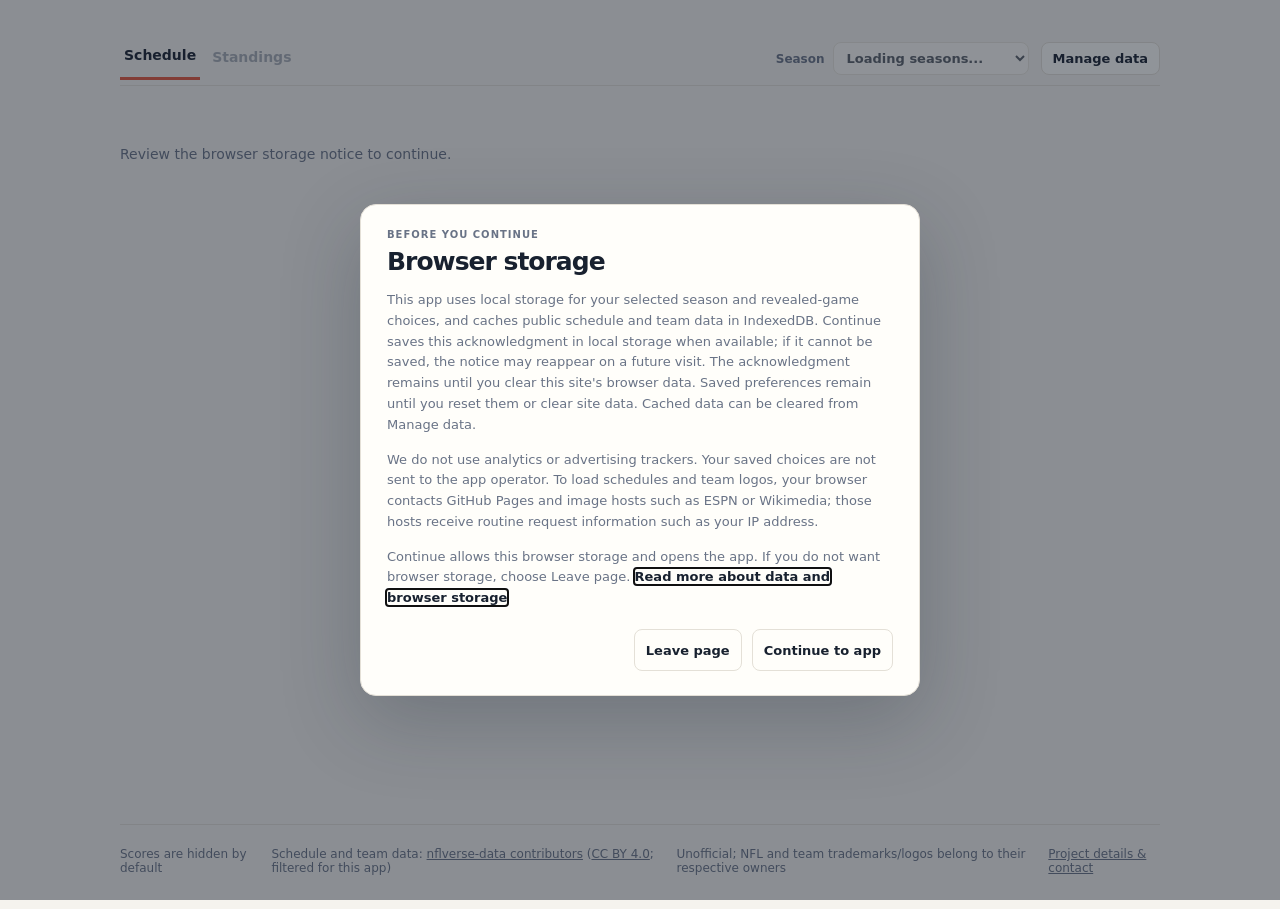
<file: index.html>
<!doctype html>
<html lang="en">
<head>
  <meta charset="utf-8">
  <meta name="viewport" content="width=device-width, initial-scale=1">
  <meta name="description" content="Browse NFL games without revealing results by default.">
  <meta name="theme-color" content="#18212f">
  <meta name="apple-mobile-web-app-capable" content="yes">
  <meta name="apple-mobile-web-app-title" content="NFL Spoiler-Free">
  <title>NFL Spoiler-Free</title>
  <link rel="manifest" href="./manifest.webmanifest">
  <link rel="apple-touch-icon" sizes="180x180" href="./icons/apple-touch-icon.png">
  <link rel="icon" type="image/svg+xml" href="./favicon.svg">
  <link rel="stylesheet" href="./styles.css">
</head>
<body>
  <main class="app-shell" id="app">
    <nav class="view-nav" aria-label="Season views">
      <div class="view-tabs" role="tablist" aria-label="Season view">
        <button class="view-tab is-active" type="button" role="tab" data-view="schedule" aria-selected="true">Schedule</button>
        <button class="view-tab" type="button" role="tab" data-view="standings" aria-selected="false">Standings</button>
      </div>
      <div class="nav-tools">
        <label class="season-picker">
          <span>Season</span>
          <select id="season-select" aria-label="Season" disabled>
            <option value="" selected>Loading seasons...</option>
          </select>
        </label>
        <button class="manage-data-button" id="manage-data" type="button" aria-haspopup="dialog" aria-controls="data-dialog">Manage data</button>
      </div>
    </nav>

    <div id="loading" class="loading-state" role="status">Loading NFL data...</div>
    <div id="error" class="error-state" role="alert" hidden></div>
    <div id="content" hidden></div>

    <dialog class="data-dialog storage-notice-dialog" id="storage-notice" aria-labelledby="storage-notice-title" aria-describedby="storage-notice-description">
      <header class="data-dialog-header">
        <div>
          <p class="eyebrow">Before you continue</p>
          <h2 id="storage-notice-title">Browser storage</h2>
        </div>
      </header>
      <div class="data-dialog-content">
        <div id="storage-notice-description">
          <p>This app uses local storage for your selected season and revealed-game choices, and caches public schedule and team data in IndexedDB. Continue saves this acknowledgment in local storage when available; if it cannot be saved, the notice may reappear on a future visit. The acknowledgment remains until you clear this site's browser data. Saved preferences remain until you reset them or clear site data. Cached data can be cleared from Manage data.</p>
          <p>We do not use analytics or advertising trackers. Your saved choices are not sent to the app operator. To load schedules and team logos, your browser contacts GitHub Pages and image hosts such as ESPN or Wikimedia; those hosts receive routine request information such as your IP address.</p>
          <p>Continue allows this browser storage and opens the app. If you do not want browser storage, choose Leave page. <a href="https://github.com/zapster/nfl-spoilerfree#data-source-and-cache" target="_blank" rel="noopener noreferrer">Read more about data and browser storage</a>.</p>
        </div>
        <div class="storage-notice-actions">
          <button class="data-action-button" id="leave-storage-notice" type="button">Leave page</button>
          <button class="data-action-button" id="continue-storage-notice" type="button">Continue to app</button>
        </div>
      </div>
    </dialog>

    <dialog class="data-dialog" id="data-dialog" aria-labelledby="data-dialog-title">
      <header class="data-dialog-header">
        <div>
          <p class="eyebrow">Browser storage</p>
          <h2 id="data-dialog-title">Manage data</h2>
        </div>
        <button class="dialog-close" id="close-data-dialog" type="button" aria-label="Close manage data dialog">Close</button>
      </header>
      <div class="data-dialog-content">
        <section class="data-action">
          <div>
            <h3>Export selections</h3>
            <p>Download a JSON backup of revealed game selections for all seasons. Scores and schedules are not included.</p>
          </div>
          <button class="data-action-button" id="export-data" type="button">Export JSON</button>
        </section>
        <section class="data-action data-import">
          <div>
            <h3>Import selections</h3>
            <p>Merge a JSON backup with selections already saved in this browser. Existing reveals are kept.</p>
          </div>
          <label class="file-picker">
            <span>Choose JSON backup</span>
            <input id="import-data" type="file" accept="application/json,.json">
          </label>
        </section>
        <section class="data-action data-cache">
          <div>
            <h3>Clear downloaded data cache</h3>
            <p>Remove the cached manifest and season CSVs from IndexedDB. The current view stays loaded; data is downloaded and cached again as needed.</p>
          </div>
          <button class="data-action-button" id="clear-cache" type="button">Clear cache</button>
        </section>
        <section class="data-action data-reset">
          <div>
            <h3>Reset saved selections</h3>
            <p>Remove revealed-game selections for every season and the saved season choice from this browser. The downloaded schedule cache is retained.</p>
          </div>
          <button class="data-action-button danger-button" id="reset-data" type="button">Reset selections</button>
        </section>
        <p class="data-status" id="data-status" role="status" aria-live="polite"></p>
      </div>
    </dialog>

    <dialog class="team-dialog" id="team-dialog" aria-labelledby="team-dialog-title" aria-describedby="team-dialog-description">
      <header class="team-dialog-header">
        <div class="team-dialog-heading">
          <span class="team-dialog-logo" id="team-dialog-logo"></span>
          <div>
            <p class="eyebrow" id="team-dialog-season">2025 regular season</p>
            <h2 id="team-dialog-title">Team games</h2>
            <p class="team-dialog-description" id="team-dialog-description">Regular-season weeks are listed with their date; bye weeks are labeled. Pregame records use revealed earlier results; * marks earlier hidden results.</p>
          </div>
        </div>
        <div class="team-dialog-actions">
          <button class="dialog-close" id="close-team-dialog" type="button" aria-label="Close team games">Close</button>
          <button class="team-dialog-standings" id="team-dialog-standings" type="button" hidden></button>
        </div>
      </header>
      <div class="team-dialog-content">
        <div class="team-games-list" id="team-games-list"></div>
      </div>
    </dialog>
  </main>

  <footer class="site-footer">
    <span>Scores are hidden by default</span>
    <span>Schedule and team data: <a href="https://github.com/nflverse/nflverse-data">nflverse-data contributors</a> (<a href="https://creativecommons.org/licenses/by/4.0/">CC BY 4.0</a>; filtered for this app)</span>
    <span>Unofficial; NFL and team trademarks/logos belong to their respective owners</span>
    <span><a href="https://github.com/zapster/nfl-spoilerfree#legal-and-contact">Project details &amp; contact</a></span>
  </footer>

  <script type="module" src="./app.js"></script>
</body>
</html>
</file>
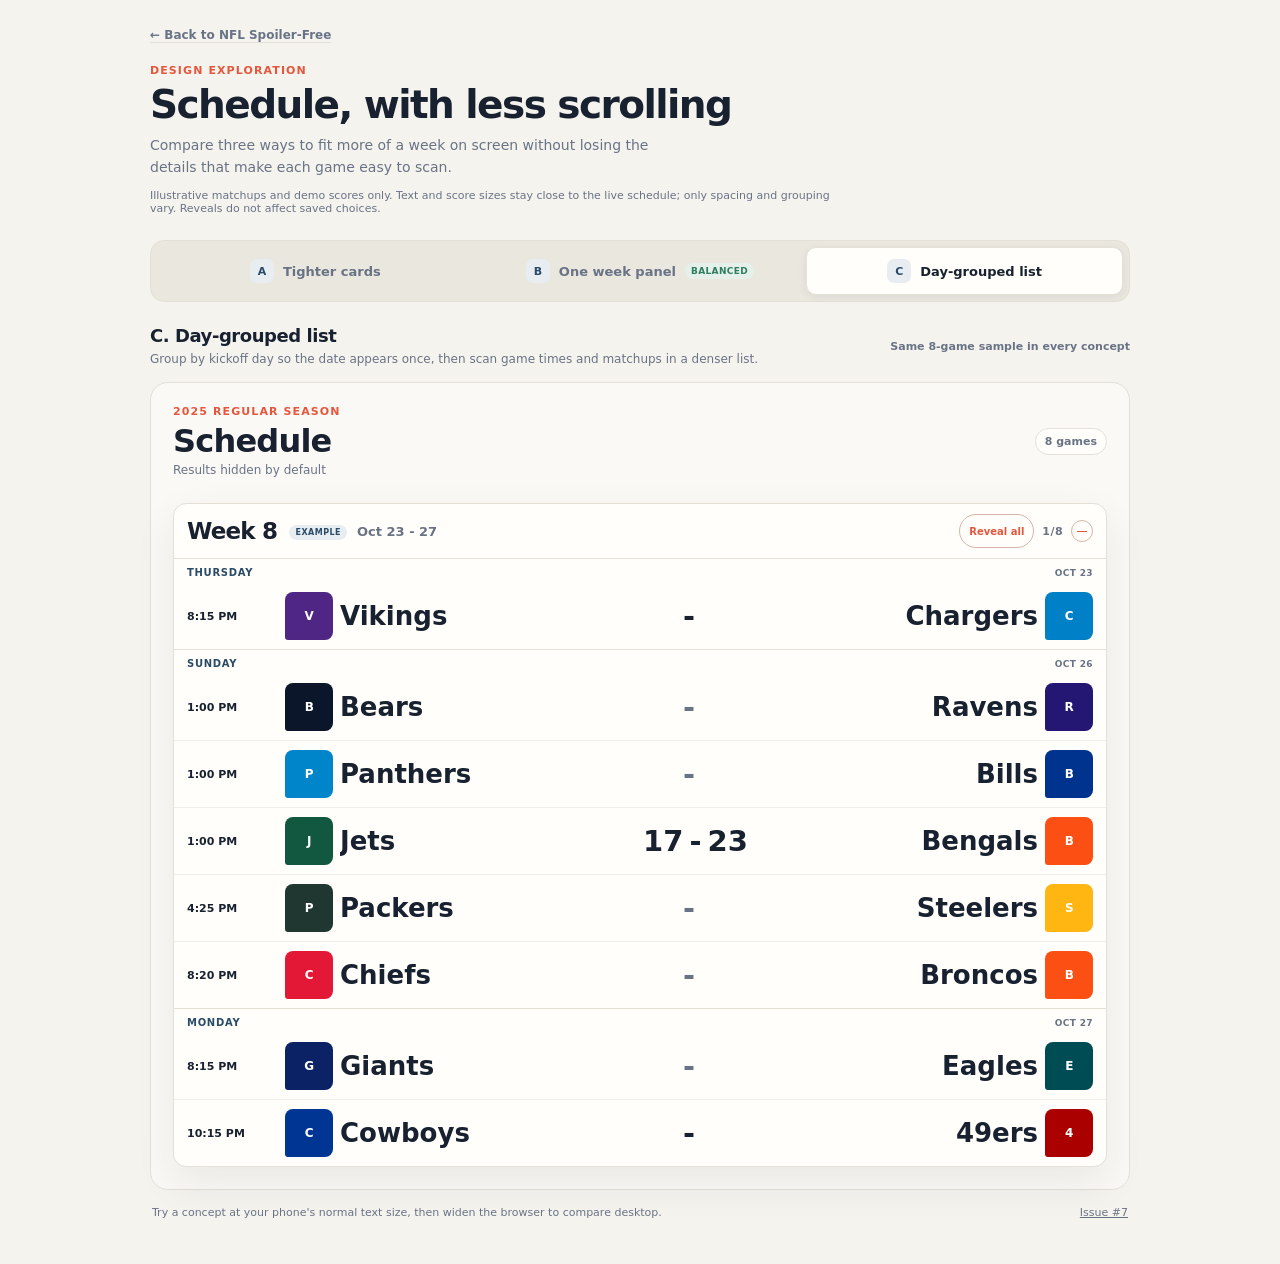
<file: schedule-mockups.html>
<!doctype html>
<html lang="en">
<head>
  <meta charset="utf-8">
  <meta name="viewport" content="width=device-width, initial-scale=1">
  <meta name="description" content="Compare compact, spoiler-free NFL schedule layout concepts.">
  <meta name="theme-color" content="#18212f">
  <title>Schedule Layout Study | NFL Spoiler-Free</title>
  <link rel="icon" type="image/svg+xml" href="./favicon.svg">
  <link rel="stylesheet" href="./styles.css">
  <link rel="stylesheet" href="./schedule-mockups.css">
</head>
<body class="mockup-page">
  <main class="app-shell mockup-shell">
    <a class="mockup-back" href="./">&larr; Back to NFL Spoiler-Free</a>
    <header class="mockup-header">
      <p class="eyebrow">Design exploration</p>
      <h1>Schedule, with less scrolling</h1>
      <p class="intro">Compare three ways to fit more of a week on screen without losing the details that make each game easy to scan.</p>
      <p class="mockup-disclaimer">Illustrative matchups and demo scores only. Text and score sizes stay close to the live schedule; only spacing and grouping vary. Reveals do not affect saved choices.</p>
    </header>

    <div class="mockup-picker" role="tablist" aria-label="Schedule layout concepts">
      <button class="mockup-tab" id="tab-cards" type="button" role="tab" aria-selected="false" aria-controls="mockup-panel" tabindex="-1" data-variant="cards">
        <span class="mockup-tab-letter">A</span>
        <span class="mockup-tab-label">Tighter cards</span>
      </button>
      <button class="mockup-tab" id="tab-week-panel" type="button" role="tab" aria-selected="false" aria-controls="mockup-panel" tabindex="-1" data-variant="week-panel">
        <span class="mockup-tab-letter">B</span>
        <span class="mockup-tab-label">One week panel</span>
        <span class="mockup-tab-note">Balanced</span>
      </button>
      <button class="mockup-tab is-active" id="tab-day-list" type="button" role="tab" aria-selected="true" aria-controls="mockup-panel" tabindex="0" data-variant="day-list">
        <span class="mockup-tab-letter">C</span>
        <span class="mockup-tab-label">Day-grouped list</span>
      </button>
    </div>

    <section class="mockup-overview" aria-live="polite">
      <div>
        <h2 id="variant-title">C. Day-grouped list</h2>
        <p id="variant-description">Group by kickoff day so the date appears once, then scan game times and matchups in a denser list.</p>
      </div>
      <p class="mockup-screen-note">Same 8-game sample in every concept</p>
    </section>

    <div class="mockup-stage" id="mockup-panel" role="tabpanel" aria-labelledby="tab-day-list" tabindex="0">
      <div class="mockup-page-heading">
        <div>
          <p class="eyebrow">2025 regular season</p>
          <h2>Schedule</h2>
          <p class="intro">Results hidden by default</p>
        </div>
        <span class="mockup-week-count">8 games</span>
      </div>
      <div class="week-stream" id="week-stream"></div>
    </div>

    <footer class="mockup-footer">
      <span>Try a concept at your phone's normal text size, then widen the browser to compare desktop.</span>
      <a href="https://github.com/zapster/nfl-spoilerfree/issues/7">Issue #7</a>
    </footer>
  </main>
  <script type="module" src="./schedule-mockups.js"></script>
</body>
</html>
</file>
<file: styles.css>
:root {
  --ink: #18212f;
  --muted: #697386;
  --paper: #f5f3ee;
  --card: #fffefa;
  --line: #e4e0d7;
  --red: #e4573d;
  --green: #2f7d60;
  --shadow: 0 16px 40px rgba(26, 37, 52, .08);
}

* { box-sizing: border-box; }

body {
  margin: 0;
  color: var(--ink);
  background: var(--paper);
  font-family: Inter, ui-sans-serif, system-ui, -apple-system, BlinkMacSystemFont, "Segoe UI", sans-serif;
}

button, select { font: inherit; }
button:focus-visible, select:focus-visible, input:focus-visible { outline: 3px solid var(--red); outline-offset: 2px; }

.app-shell, .site-footer {
  width: min(1040px, calc(100% - 40px));
  margin: 0 auto;
}

.app-shell { min-height: calc(100vh - 76px); padding: 42px 0 72px; }

.view-nav {
  display: flex;
  align-items: center;
  justify-content: space-between;
  margin-bottom: 28px;
  border-bottom: 1px solid var(--line);
}

.view-tabs { display: flex; align-items: center; gap: 8px; }

.view-tab {
  padding: 0 4px 14px;
  color: var(--muted);
  background: transparent;
  border: 0;
  cursor: pointer;
  font-size: 14px;
  font-weight: 750;
}

.view-tab.is-active { color: var(--ink); border-bottom: 3px solid var(--red); }
.view-tab:not(.is-active) { opacity: .55; }

.season-picker {
  display: flex;
  align-items: center;
  gap: 8px;
  padding-bottom: 10px;
  color: var(--muted);
  font-size: 12px;
  font-weight: 750;
}

.season-picker select {
  padding: 7px 28px 7px 9px;
  color: var(--ink);
  background: var(--card);
  border: 1px solid var(--line);
  border-radius: 8px;
  font-size: 13px;
  font-weight: 750;
}

.nav-tools { display: flex; align-items: center; gap: 12px; margin-left: auto; }

.manage-data-button, .data-action-button, .dialog-close, .file-picker > span {
  padding: 8px 11px;
  color: var(--ink);
  background: var(--card);
  border: 1px solid var(--line);
  border-radius: 8px;
  cursor: pointer;
  font-size: 13px;
  font-weight: 750;
}

.manage-data-button { margin-bottom: 10px; white-space: nowrap; }
.manage-data-button:hover, .data-action-button:hover, .dialog-close:hover, .file-picker > span:hover { border-color: #b9b3a8; }

.data-dialog {
  width: min(560px, calc(100% - 28px));
  max-height: min(720px, calc(100% - 32px));
  overflow: auto;
  padding: 0;
  color: var(--ink);
  background: var(--card);
  border: 1px solid var(--line);
  border-radius: 16px;
  box-shadow: 0 24px 80px rgba(26, 37, 52, .24);
}

.data-dialog::backdrop { background: rgba(24, 33, 47, .48); }
.data-dialog-header { display: flex; align-items: flex-start; justify-content: space-between; gap: 24px; padding: 24px 26px 0; }
.data-dialog-header .eyebrow { color: var(--muted); font-size: 10px; letter-spacing: .1em; text-transform: uppercase; }
.data-dialog-header h2 { margin: 0; font-size: 25px; letter-spacing: -.04em; }
.dialog-close { flex: 0 0 auto; }
.data-dialog-content { padding: 8px 26px 24px; }
.data-action { display: flex; align-items: center; justify-content: space-between; gap: 24px; padding: 18px 0; border-bottom: 1px solid var(--line); }
.data-action h3 { margin: 0 0 5px; font-size: 14px; }
.data-action p { max-width: 350px; margin: 0; color: var(--muted); font-size: 12px; line-height: 1.5; }
.data-action-button { flex: 0 0 auto; white-space: nowrap; }
.storage-notice-dialog .data-dialog-content { padding-top: 14px; }
.storage-notice-dialog .data-dialog-content p { margin-bottom: 14px; color: var(--muted); font-size: 13px; line-height: 1.6; }
.storage-notice-dialog .data-dialog-content a { color: var(--ink); font-weight: 750; text-underline-offset: 3px; }
.storage-notice-actions { display: flex; justify-content: flex-end; gap: 10px; margin-top: 20px; }
.storage-notice-actions .data-action-button { min-height: 42px; }
.data-import { align-items: flex-start; flex-direction: column; gap: 13px; }
.file-picker { display: flex; align-items: center; gap: 12px; flex-wrap: wrap; color: var(--muted); font-size: 12px; }
.file-picker > span { display: inline-block; }
.file-picker input { max-width: 100%; font-size: 12px; }
.data-reset { border-bottom: 0; }
.danger-button { color: #9b3d2c; border-color: #e8c9c0; }
.danger-button:hover { background: #fff5f1; border-color: #d88b78; }
.data-status { min-height: 1.5em; margin: 8px 0 0; color: var(--green); font-size: 12px; line-height: 1.5; }
.data-status.is-error { color: #9b3d2c; }

button.team { width: 100%; padding: 0; color: inherit; background: transparent; border: 0; cursor: pointer; text-align: left; }
.team:hover .team-name { text-decoration: underline; text-decoration-color: rgba(24, 33, 47, .35); text-underline-offset: 4px; }
.team-identity-button { display: flex; align-items: center; flex: 1; gap: 9px; min-width: 0; padding: 0; color: var(--ink); background: transparent; border: 0; cursor: pointer; font: inherit; text-align: left; }
.team-identity-button:hover .team-name { text-decoration: underline; text-decoration-color: rgba(24, 33, 47, .35); text-underline-offset: 3px; }
.team-identity-button:focus-visible, button.team:focus-visible { border-radius: 8px; }

.team-dialog {
  display: none;
  width: min(96vw, 1800px);
  height: min(94vh, 1100px);
  height: min(94dvh, 1100px);
  max-width: calc(100vw - 16px);
  max-height: calc(100dvh - 16px);
  flex-direction: column;
  overflow: hidden;
  padding: 0;
  color: var(--ink);
  background: var(--paper);
  border: 1px solid var(--line);
  border-radius: 20px;
  box-shadow: 0 24px 90px rgba(26, 37, 52, .28);
}

.team-dialog[open] { display: flex; }
.team-dialog::backdrop { background: rgba(24, 33, 47, .62); }
.team-dialog-header { display: flex; align-items: center; justify-content: space-between; gap: 24px; padding: 22px 32px; background: var(--card); border-bottom: 1px solid var(--line); }
.team-dialog-heading { display: flex; align-items: center; gap: 16px; min-width: 0; }
.team-dialog-actions { display: flex; flex: 0 0 auto; flex-direction: column; align-items: flex-end; align-self: stretch; justify-content: space-between; }
.team-dialog-logo { flex: 0 0 auto; }
.team-dialog-logo .team-logo { width: 64px; height: 64px; }
.team-dialog-header h2 { margin: 0 0 5px; font-size: clamp(21px, 3vw, 30px); letter-spacing: -.04em; }
.team-dialog-header .eyebrow { margin-bottom: 4px; color: var(--muted); font-size: 10px; letter-spacing: .1em; text-transform: uppercase; }
.team-dialog-description { margin: 0; color: var(--muted); font-size: 12px; }
.team-dialog-content { display: flex; flex: 1; min-height: 0; flex-direction: column; overflow: hidden; padding: 8px clamp(18px, 3vw, 44px) 32px; }
.team-dialog-standings { padding: 0; color: var(--red); background: transparent; border: 0; cursor: pointer; font-size: 11px; font-weight: 800; line-height: 1.2; text-align: right; text-decoration: underline; text-underline-offset: 3px; white-space: nowrap; }
.team-dialog-standings:hover { color: #a53f2e; }
.team-dialog-standings:focus-visible { outline: 3px solid rgba(228, 87, 61, .35); outline-offset: 3px; }
.team-games-list { flex: 1; min-height: 0; overflow: auto; overscroll-behavior: contain; }
.team-games-panel { overflow: hidden; background: var(--card); border: 1px solid var(--line); border-radius: 16px; box-shadow: var(--shadow); }
.team-games-panel .game-card { width: 100%; min-height: 0; margin: 0; padding: 8px 16px; background: transparent; border: 0; border-bottom: 1px solid #efede7; border-radius: 0; box-shadow: none; }
.team-games-panel .game-card:last-child { border-bottom: 0; }
.team-games-panel .game-time { min-width: 0; }
.game-week-date { display: block; color: var(--muted); font-size: 11px; font-weight: 750; line-height: 1.35; letter-spacing: 0; text-transform: none; }
.game-week-date .current-week { margin-left: 4px; padding: 2px 5px; font-size: 8px; }
.team-games-panel .team-bye-week { display: grid; grid-template-columns: 116px minmax(0, 1fr); align-items: center; gap: 22px; min-height: 60px; padding: 8px 16px; border-bottom: 1px solid #efede7; }
.team-games-panel .team-bye-week:last-child { border-bottom: 0; }
.team-bye-week-label { color: var(--muted); font-size: 12px; font-weight: 750; }
.team-bye-week-status { justify-self: center; padding: 6px 10px; color: var(--green); background: #e5f0ea; border-radius: 999px; font-size: 11px; letter-spacing: .06em; text-transform: uppercase; }
.team-games-panel .matchup { grid-template-columns: minmax(0, 1fr) 96px minmax(0, 1fr); }
.team-games-panel .team { min-height: 44px; }
.team-games-panel .game-score { min-width: 96px; word-spacing: -4px; }
.team-games-empty { padding: 32px 0; color: var(--muted); }

.loading-state, .error-state {
  padding: 32px 0;
  color: var(--muted);
  font-size: 14px;
}

.error-state { color: #9b3d2c; }

.page-heading {
  display: flex;
  align-items: end;
  justify-content: space-between;
  gap: 24px;
  margin-bottom: 24px;
}

.schedule-tools { display: flex; align-items: center; gap: 12px; }

.eyebrow {
  margin: 0 0 7px;
  color: var(--red);
  font-size: 11px;
  font-weight: 850;
  letter-spacing: .1em;
  text-transform: uppercase;
}

h1, h2, p { margin-top: 0; }
h1 { margin-bottom: 6px; font-size: 32px; letter-spacing: -.04em; }
h2 { margin-bottom: 0; font-size: 19px; letter-spacing: -.025em; }
.intro { margin-bottom: 0; color: var(--muted); font-size: 13px; }
.data-note { color: var(--muted); font-size: 12px; font-weight: 750; }

.week-stream { display: grid; gap: 24px; }
.week-block { min-width: 0; }
.week-block.is-current { scroll-margin-top: 16px; }
.week-summary { display: flex; align-items: center; justify-content: space-between; gap: 20px; padding: 13px 16px; border-bottom: 1px solid var(--line); cursor: pointer; list-style: none; }
.week-summary::-webkit-details-marker { display: none; }
.week-summary::marker { display: none; }
.week-summary-copy { display: flex; align-items: baseline; gap: 12px; min-width: 0; }
.week-title { font-size: 23px; font-weight: 800; letter-spacing: -.035em; }
.week-date { color: var(--muted); font-size: 13px; font-weight: 650; }
.current-week { display: inline-block; margin-left: 7px; padding: 4px 7px; color: var(--green); background: #e5f0ea; border-radius: 999px; font-size: 10px; letter-spacing: .06em; text-transform: uppercase; vertical-align: middle; }
.week-summary-actions { display: flex; align-items: center; gap: 10px; flex: 0 0 auto; }
.uncover-all { padding: 5px 8px; color: var(--red); background: transparent; border: 1px solid #d6b5aa; border-radius: 999px; cursor: pointer; font-size: 11px; font-weight: 800; white-space: nowrap; }
.uncover-all:hover { background: #fff7f3; }
.uncover-all.is-all-revealed { color: var(--green); background: #e5f0ea; border-color: #bad4c5; }
.uncover-all.is-all-revealed:hover { background: #dcebe2; }
.uncover-all:disabled { color: var(--muted); background: transparent; border-color: var(--line); cursor: default; opacity: .7; }
.week-count { color: var(--muted); font-size: 11px; font-weight: 750; letter-spacing: .04em; }
.week-toggle { position: relative; display: block; width: 24px; height: 24px; flex: 0 0 auto; color: var(--red); border: 1px solid #d6b5aa; border-radius: 50%; }
.week-toggle::before, .week-toggle::after { position: absolute; top: 11px; left: 6px; width: 10px; height: 1px; background: currentColor; content: ""; }
.week-toggle::after { transform: rotate(90deg); }
.week-block[open] .week-toggle::after { display: none; }
.week-block:not([open]) .week-summary { max-width: 100%; padding: 13px 16px; background: var(--card); border: 1px solid var(--line); border-radius: 12px; box-shadow: var(--shadow); }
.week-block:not([open]) .week-summary-copy { align-items: center; }
.week-block:not([open]) + .week-block:not([open]) { margin-top: -16px; }
.week-block > .games { margin-top: 12px; }

.games { display: grid; gap: 10px; }

.game-card {
  display: grid;
  grid-template-columns: 116px minmax(0, 1fr);
  align-items: center;
  gap: 22px;
  min-height: 108px;
  padding: 18px 22px;
  background: var(--card);
  border: 1px solid var(--line);
  border-radius: 16px;
  box-shadow: var(--shadow);
}

.game-time {
  color: var(--muted);
  font-size: 12px;
  font-weight: 750;
  line-height: 1.5;
  text-transform: uppercase;
}

.game-time strong { display: block; font-size: 11px; letter-spacing: .08em; }
.game-time strong.is-final { color: var(--green); }
.game-time strong.is-scheduled { color: var(--red); }

.matchup {
  display: grid;
  grid-template-columns: minmax(0, 1fr) 68px minmax(0, 1fr);
  align-items: center;
  gap: 14px;
}

.team { display: flex; align-items: center; gap: 10px; min-width: 0; font-size: 27px; font-weight: 750; }
.team.home { justify-content: flex-end; text-align: right; }
.team-copy { display: flex; align-items: baseline; gap: 8px; min-width: 0; }
.team-name { min-width: 0; overflow: hidden; text-overflow: ellipsis; white-space: nowrap; }
.team-record { flex: 0 0 auto; color: var(--muted); font-size: 11px; font-weight: 750; line-height: 1.1; letter-spacing: .015em; white-space: nowrap; }
.team-record.is-partial { color: #8b6b34; }
.team.home .team-copy { text-align: right; }
.team.home .team-copy { flex-direction: row-reverse; }

.team-logo {
  position: relative;
  display: grid;
  width: 56px;
  height: 56px;
  flex: 0 0 auto;
  overflow: hidden;
  place-items: center;
  color: white;
  background: var(--card);
  border-radius: 9px 9px 9px 3px;
  font-size: 10px;
  font-weight: 900;
  letter-spacing: -.04em;
}

.team-logo-small { width: 32px; height: 32px; border-radius: 7px 7px 7px 2px; font-size: 8px; }
.team-logo img { position: absolute; inset: 0; width: 100%; height: 100%; padding: 4px; object-fit: contain; background: var(--card); }
.team-logo-small img { padding: 3px; }
.team-logo-fallback { display: grid; width: 100%; height: 100%; place-items: center; background: var(--badge-color); }

.game-score {
  display: grid;
  min-width: 68px;
  min-height: 44px;
  padding: 2px 6px;
  place-items: center;
  color: var(--ink);
  background: transparent;
  border: 0;
  border-radius: 8px;
  text-align: center;
  font-size: 29px;
  font-weight: 850;
  white-space: nowrap;
}

button.game-score { cursor: pointer; }
button.game-score:hover { background: #f0ede5; }
button.game-score:focus-visible, .conference-tab:focus-visible, .view-tab:focus-visible { outline: 3px solid rgba(228, 87, 61, .35); outline-offset: 3px; }
.game-score.is-scheduled { color: var(--muted); }
.view-note, .legend { margin: 18px 0 0; color: var(--muted); font-size: 12px; }
.record-note { margin: 7px 0 0; color: var(--muted); font-size: 11px; line-height: 1.45; }

.week-block[open] {
  overflow: hidden;
  background: var(--card);
  border: 1px solid var(--line);
  border-radius: 16px;
  box-shadow: var(--shadow);
}

.week-block[open] .week-summary {
  background: transparent;
  border: 0;
  border-bottom: 1px solid var(--line);
  border-radius: 0;
  box-shadow: none;
}

.week-block[open] > .games { gap: 0; margin: 0; }

.week-block[open] .game-card {
  min-height: 0;
  padding: 8px 16px;
  background: transparent;
  border: 0;
  border-bottom: 1px solid #efede7;
  border-radius: 0;
  box-shadow: none;
}

.week-block[open] .game-card:last-child { border-bottom: 0; }
.week-block[open] .matchup { grid-template-columns: minmax(0, 1fr) 96px minmax(0, 1fr); }
.week-block[open] .team, .team-games-panel .team { min-height: 56px; }
.week-block[open] .game-score { min-width: 96px; word-spacing: -4px; }

.conference-tabs { display: inline-flex; padding: 4px; background: #ebe8e0; border-radius: 10px; }
.conference-tab { padding: 8px 16px; color: var(--muted); background: transparent; border: 0; border-radius: 7px; cursor: pointer; font-size: 12px; font-weight: 800; }
.conference-tab[aria-selected="true"] { color: var(--ink); background: var(--card); box-shadow: 0 2px 8px rgba(26, 37, 52, .08); }

.division-grid { display: grid; grid-template-columns: repeat(2, minmax(0, 1fr)); gap: 18px; }
.division { overflow: hidden; container-name: division; container-type: inline-size; background: var(--card); border: 1px solid var(--line); border-radius: 16px; box-shadow: var(--shadow); }
.division-heading { display: flex; align-items: baseline; justify-content: space-between; gap: 16px; padding: 20px 20px 14px; border-bottom: 1px solid var(--line); }
.division-heading span { color: var(--muted); font-size: 11px; font-weight: 750; letter-spacing: .08em; text-transform: uppercase; }
.standings-table { width: 100%; border-collapse: collapse; table-layout: fixed; }
.standings-table th { padding: 11px 8px; color: var(--muted); font-size: 10px; font-weight: 800; letter-spacing: .06em; text-align: right; text-transform: uppercase; }
.standings-table th:first-child { padding-left: 20px; text-align: left; }
.standings-table th:nth-child(2) { width: 66px; }
.standings-table th:nth-child(3) { width: 54px; }
.standings-table th:nth-child(4) { width: 68px; }
.standings-table th:last-child, .standings-table td:last-child { padding-right: 20px; }
.standings-table td { padding: 13px 8px; border-top: 1px solid #efede7; color: var(--muted); font-size: 12px; font-weight: 700; text-align: right; white-space: nowrap; }
.standings-table tr:focus { outline: 2px solid var(--red); outline-offset: -2px; }
.standings-table tr.has-unrevealed td { background: #faf1e3; }
.standings-table tr.is-target td { animation: standings-target 2.4s ease-out; }
.standings-table td:first-child { padding-left: 20px; color: var(--ink); text-align: left; }
.team-cell { display: flex; align-items: center; gap: 9px; min-width: 0; }
.rank { flex: 0 0 14px; width: 14px; color: var(--muted); font-size: 11px; text-align: center; }
.team-identity-button .team-logo-small { flex: 0 0 32px; }
.streak-label-compact { display: none; }
.partial-mark { color: var(--red); font-size: 15px; font-weight: 900; line-height: 1; }
.record { color: var(--ink) !important; font-weight: 850 !important; }
.streak { color: var(--green) !important; }
.legend { display: flex; gap: 20px; margin: 20px 2px 0; }
.legend > span::before { display: inline-block; width: 6px; height: 6px; margin: 0 6px 1px 0; background: var(--green); border-radius: 50%; content: ""; }

@container division (max-width: 310px) {
  .standings-table .team-name { display: none; }
}

@keyframes standings-target {
  0%, 65% { background-color: #f3cdb8; }
  100% { background-color: transparent; }
}

@media (prefers-reduced-motion: reduce) {
  .standings-table tr.is-target td { animation: none; background-color: #f3cdb8; }
}

.site-footer { display: flex; justify-content: space-between; gap: 20px; padding: 22px 0 34px; color: var(--muted); border-top: 1px solid var(--line); font-size: 12px; }
.site-footer a { color: inherit; }

@media (max-width: 700px) {
  .app-shell, .site-footer { width: min(100% - 28px, 560px); }
  .app-shell { padding: 42px 0 54px; }
  .view-nav { align-items: flex-end; }
  .page-heading { display: block; }
  .schedule-tools { flex-wrap: wrap; margin-top: 12px; }
  .schedule-tools .data-note { margin-top: 0; }
  .week-summary-copy { display: block; }
  .week-date { display: block; margin-top: 4px; }
  .game-card { grid-template-columns: 72px minmax(0, 1fr); gap: 12px; padding: 16px 14px; }
  .game-time { font-size: 11px; }
  .matchup { grid-template-columns: minmax(0, 1fr) 48px minmax(0, 1fr); gap: 7px; }
  .team { flex-direction: row; justify-content: center; gap: 4px; font-size: 20px; }
  .team.home { justify-content: center; text-align: center; }
  .team-copy { gap: 0; }
  .matchup .team-name { display: none; }
  .team-record { font-size: 10px; }
  .game-score { min-width: 48px; font-size: 26px; }
  .team-logo { width: 48px; height: 48px; font-size: 9px; }
  .week-block[open] .game-card, .team-games-panel .game-card { padding: 6px 8px; }
  .week-block[open] .team, .team-games-panel .team { min-height: 0; }
  .week-block[open] .game-score { font-size: 26px; }
  .team-dialog-header { gap: 12px; padding: 18px; }
  .team-dialog-heading { gap: 11px; }
  .team-dialog-logo .team-logo { width: 48px; height: 48px; }
  .team-dialog-content { padding: 4px 18px 22px; }
  .team-games-panel .game-score { font-size: 26px; }
  .team-games-panel .team-bye-week { grid-template-columns: 72px minmax(0, 1fr); gap: 12px; padding: 6px 8px; }
  .standings-heading .conference-tabs { display: flex; margin-top: 20px; }
  .conference-tab { flex: 1; }
  .division-grid { grid-template-columns: 1fr; gap: 14px; }
  .standings-table th, .standings-table td { padding-right: 7px; }
  .standings-table th:first-child, .standings-table td:first-child { padding-left: 14px; }
  .standings-table th:last-child, .standings-table td:last-child { padding-right: 14px; }
  .streak-label-full { display: none; }
  .streak-label-compact { display: inline; }
  .legend, .site-footer { display: block; }
  .legend span, .site-footer span { display: block; margin-bottom: 6px; }
}

@media (max-width: 480px) {
  .view-nav { flex-wrap: wrap; }
  .nav-tools { flex-basis: 100%; justify-content: flex-end; gap: 8px; padding-bottom: 10px; }
  .season-picker { padding-bottom: 0; }
  .manage-data-button { margin-bottom: 0; }
  .data-dialog-header { padding: 20px 20px 0; }
  .data-dialog-content { padding: 8px 20px 20px; }
  .storage-notice-actions { flex-direction: column-reverse; }
  .storage-notice-actions .data-action-button { width: 100%; }
  .data-action { align-items: stretch; flex-direction: column; gap: 12px; }
  .data-action-button { width: 100%; }
  .team-dialog { width: calc(100vw - 12px); height: calc(100dvh - 12px); max-width: none; max-height: none; border-radius: 14px; }
  .team-dialog-header { padding: 14px; }
  .team-dialog-heading { gap: 9px; }
  .team-dialog-description { max-width: 35ch; font-size: 11px; }
  .team-dialog-header .dialog-close { padding: 7px 9px; font-size: 12px; }
  .team-dialog-content { padding: 2px 14px 16px; }
  .week-block[open] .game-card { grid-template-columns: 64px minmax(0, 1fr); gap: 10px; }
  .team-games-panel .matchup { grid-template-columns: minmax(0, 1fr) 76px minmax(0, 1fr); gap: 4px; }
  .team-games-panel .game-score { min-width: 76px; font-size: 22px; }
  .team-games-panel .team-bye-week { grid-template-columns: 64px minmax(0, 1fr); gap: 10px; }
}

@media (max-width: 360px) {
  .week-block[open] .matchup, .team-games-panel .matchup { grid-template-columns: minmax(0, 1fr) 76px minmax(0, 1fr); gap: 4px; }
  .week-block[open] .game-score, .team-games-panel .game-score { min-width: 76px; font-size: 20px; }
  .week-block[open] .game-card { grid-template-columns: 56px minmax(0, 1fr); gap: 8px; }
  .week-block[open] .game-time strong { font-size: 10px; }
  .week-block[open] .team-logo { width: 34px; height: 34px; }
  .team-games-panel .team-logo { width: 34px; height: 34px; }
  .team-games-panel .team-bye-week { grid-template-columns: 56px minmax(0, 1fr); gap: 8px; }
}
</file>
<file: schedule-mockups.css>
.mockup-page {
  --mockup-blue: #294b68;
}

.mockup-shell {
  width: min(980px, calc(100% - 36px));
  min-height: 100vh;
  padding: 24px 0 42px;
}

.mockup-back {
  display: inline-block;
  margin-bottom: 22px;
  color: var(--muted);
  font-size: 12px;
  font-weight: 750;
  text-decoration-color: var(--line);
  text-underline-offset: 3px;
}

.mockup-header { max-width: 680px; margin-bottom: 25px; }
.mockup-header .eyebrow { margin-bottom: 5px; }
.mockup-header h1 { margin-bottom: 8px; font-size: clamp(28px, 5vw, 39px); }
.mockup-header .intro { max-width: 60ch; font-size: 14px; line-height: 1.55; }
.mockup-disclaimer { margin: 11px 0 0; color: var(--muted); font-size: 11px; }

.mockup-picker {
  display: grid;
  grid-template-columns: repeat(3, minmax(0, 1fr));
  gap: 8px;
  padding: 6px;
  background: #eae7df;
  border: 1px solid var(--line);
  border-radius: 14px;
}

.mockup-tab {
  display: flex;
  align-items: center;
  justify-content: center;
  gap: 9px;
  min-width: 0;
  min-height: 48px;
  padding: 8px 12px;
  color: var(--muted);
  background: transparent;
  border: 1px solid transparent;
  border-radius: 10px;
  cursor: pointer;
  font-size: 13px;
  font-weight: 750;
}

.mockup-tab:hover { color: var(--ink); }
.mockup-tab.is-active { color: var(--ink); background: var(--card); border-color: var(--line); box-shadow: 0 2px 8px rgba(26, 37, 52, .07); }
.mockup-tab-letter { display: grid; width: 24px; height: 24px; flex: 0 0 auto; place-items: center; color: var(--mockup-blue); background: #e7edf1; border-radius: 7px; font-size: 11px; font-weight: 900; }
.mockup-tab-label { overflow: hidden; text-overflow: ellipsis; white-space: nowrap; }
.mockup-tab-note { padding: 3px 6px; color: var(--green); background: #e5f0ea; border-radius: 999px; font-size: 9px; letter-spacing: .04em; text-transform: uppercase; }

.mockup-overview { display: flex; align-items: center; justify-content: space-between; gap: 16px; margin: 23px 0 14px; }
.mockup-overview h2 { margin-bottom: 4px; font-size: 18px; }
.mockup-overview p { margin-bottom: 0; }
.mockup-overview #variant-description { color: var(--muted); font-size: 12px; line-height: 1.5; }
.mockup-screen-note { flex: 0 0 auto; color: var(--muted); font-size: 11px; font-weight: 750; }

.mockup-stage { min-height: 450px; padding: 22px; background: rgba(255, 254, 250, .62); border: 1px solid var(--line); border-radius: 18px; }
.mockup-stage:focus-visible { outline: 3px solid var(--red); outline-offset: 3px; }
.mockup-page-heading { display: flex; align-items: center; justify-content: space-between; gap: 20px; margin-bottom: 18px; }
.mockup-page-heading .eyebrow { margin-bottom: 4px; }
.mockup-page-heading h2 { margin-bottom: 3px; font-size: 32px; }
.mockup-page-heading .intro { font-size: 12px; }
.mockup-week-count { padding: 6px 9px; color: var(--muted); background: var(--card); border: 1px solid var(--line); border-radius: 999px; font-size: 11px; font-weight: 750; white-space: nowrap; }
.mockup-footer { display: flex; justify-content: space-between; gap: 18px; padding: 15px 2px 0; color: var(--muted); font-size: 11px; line-height: 1.5; }
.mockup-footer a { flex: 0 0 auto; color: inherit; }

.mockup-page .week-stream { gap: 0; }
.mockup-page .week-block { overflow: hidden; }
.mockup-page .week-summary { gap: 12px; padding: 10px 13px; }
.mockup-page .week-summary-copy { align-items: center; gap: 10px; }
.mockup-page .week-title { font-size: 23px; }
.mockup-page .week-date { font-size: 13px; }
.mockup-page .week-summary-actions { gap: 8px; }
.mockup-page .week-count { font-size: 11px; white-space: nowrap; }
.mockup-page .uncover-all { min-height: 34px; padding: 5px 9px; font-size: 10px; }
.mockup-page .week-toggle { width: 22px; height: 22px; }
.mockup-page .week-toggle::before, .mockup-page .week-toggle::after { top: 10px; left: 5px; }
.mockup-example-pill { display: inline-block; margin-left: 5px; padding: 3px 6px; color: var(--mockup-blue); background: #e7edf1; border-radius: 999px; font-size: 8px; letter-spacing: .06em; text-transform: uppercase; vertical-align: middle; }
.mockup-page .week-block:not([open]) .week-summary { padding: 10px 13px; }
.mockup-page .week-block:not([open]) + .week-block:not([open]) { margin-top: 0; }
.mockup-page .game-card { grid-template-columns: 102px minmax(0, 1fr); gap: 14px; min-height: 0; padding: 10px 14px; border-radius: 11px; }
.mockup-page .game-time { font-size: 12px; line-height: 1.4; }
.mockup-page .game-time strong { font-size: 11px; }
.mockup-page .matchup { grid-template-columns: minmax(0, 1fr) 96px minmax(0, 1fr); gap: 8px; }
.mockup-page .team { width: 100%; min-height: 44px; gap: 7px; font-size: 26px; }
.mockup-page .team.home { justify-content: flex-end; }
.mockup-page .team-mark { display: grid; width: 48px; height: 48px; flex: 0 0 auto; place-items: center; color: white; background: var(--team-color); border-radius: 8px 8px 8px 3px; font-size: 12px; font-weight: 900; letter-spacing: -.04em; }
.mockup-page .team-long { overflow: hidden; text-overflow: ellipsis; white-space: nowrap; }
.mockup-page .team-short { display: none; }
.mockup-page .game-score { min-width: 96px; min-height: 44px; padding: 2px; font-size: 29px; word-spacing: -4px; }

/* A: preserve separate cards, trimming the existing card rhythm. */
.mockup-page .variant-cards { display: grid; gap: 6px; margin-top: 8px; }
.mockup-page .variant-cards .game-card { min-height: 66px; padding: 8px 12px; }
.mockup-page .variant-cards .team-mark { width: 48px; height: 48px; }

/* B: one week surface, with each matchup reduced to a divider-separated row. */
.mockup-page .mockup-week-panel { margin-top: 8px; overflow: hidden; background: var(--card); border: 1px solid var(--line); border-radius: 13px; box-shadow: var(--shadow); }
.mockup-page .mockup-week-panel .week-summary { background: transparent; border: 0; border-bottom: 1px solid var(--line); border-radius: 0; box-shadow: none; }
.mockup-page .mockup-week-panel .game-card { padding: 7px 13px; background: transparent; border: 0; border-bottom: 1px solid #efede7; border-radius: 0; box-shadow: none; }
.mockup-page .mockup-week-panel .game-card:last-child { border-bottom: 0; }
.mockup-page .mockup-week-panel .game-time { padding-left: 1px; }
.mockup-page .mockup-week-panel .team-mark { width: 48px; height: 48px; }

/* C: group by day and show kickoff time/status beside each matchup. */
.mockup-page .mockup-day-list { margin-top: 8px; overflow: hidden; background: var(--card); border: 1px solid var(--line); border-radius: 13px; box-shadow: var(--shadow); }
.mockup-page .mockup-day-list .week-summary { background: transparent; border: 0; border-bottom: 1px solid var(--line); border-radius: 0; box-shadow: none; }
.mockup-page .fixture-day + .fixture-day { border-top: 1px solid var(--line); }
.mockup-page .fixture-day .game-card + .game-card { border-top: 1px solid #f0eee8; }
.mockup-page .fixture-day-heading { display: flex; align-items: baseline; justify-content: space-between; gap: 12px; margin: 0; padding: 8px 13px 5px; color: var(--mockup-blue); font-size: 10px; font-weight: 850; letter-spacing: .07em; text-transform: uppercase; }
.mockup-page .fixture-day-heading span:last-child { color: var(--muted); font-size: 9px; font-weight: 700; letter-spacing: .04em; }
.mockup-page .mockup-day-list .game-card { grid-template-columns: 88px minmax(0, 1fr); gap: 10px; min-height: 54px; padding: 5px 13px; background: transparent; border: 0; border-radius: 0; box-shadow: none; }
.mockup-page .mockup-day-list .team-mark { width: 48px; height: 48px; }
.mockup-page .mockup-day-list .game-time { font-size: 11px; }
.mockup-page .mockup-day-list .game-time strong { font-size: 10px; }
.mockup-page .mockup-day-list .game-time .game-kickoff { display: block; color: var(--ink); font-size: 11px; font-weight: 750; text-transform: none; }
.mockup-page .mockup-day-list .game-score { min-height: 44px; font-size: 29px; }

@media (max-width: 700px) {
  .mockup-shell { width: min(100% - 24px, 560px); padding-top: 18px; }
  .mockup-back { margin-bottom: 18px; }
  .mockup-header { margin-bottom: 18px; }
  .mockup-header .intro { font-size: 13px; }
  .mockup-picker { gap: 4px; padding: 4px; border-radius: 12px; }
  .mockup-tab { flex-direction: column; gap: 4px; min-height: 64px; padding: 6px 3px; font-size: 10px; }
  .mockup-tab-letter { width: 20px; height: 20px; font-size: 10px; }
  .mockup-tab-note { display: none; }
  .mockup-overview { align-items: flex-start; flex-direction: column; gap: 5px; margin: 17px 0 11px; }
  .mockup-overview h2 { font-size: 16px; }
  .mockup-overview #variant-description { font-size: 11px; }
  .mockup-screen-note { font-size: 10px; }
  .mockup-stage { min-height: 400px; padding: 12px 9px; border-radius: 14px; }
  .mockup-page-heading { margin: 0 4px 14px; }
  .mockup-page-heading h2 { font-size: 28px; }
  .mockup-week-count { padding: 5px 7px; font-size: 10px; }
  .mockup-page .week-summary { align-items: flex-start; gap: 6px; padding: 9px 8px; }
  .mockup-page .week-summary-copy { display: block; min-width: 0; }
  .mockup-page .week-title { display: block; font-size: 21px; }
  .mockup-page .week-date { display: block; margin-top: 2px; font-size: 12px; }
  .mockup-page .week-summary-actions { gap: 5px; }
  .mockup-page .uncover-all { min-height: 32px; padding: 4px 6px; font-size: 9px; }
  .mockup-page .week-count { font-size: 10px; }
  .mockup-page .week-toggle { width: 20px; height: 20px; }
  .mockup-page .week-toggle::before, .mockup-page .week-toggle::after { top: 9px; left: 4px; }
  .mockup-page .week-block:not([open]) .week-summary { padding: 9px 8px; }
  .mockup-page .game-card { grid-template-columns: 63px minmax(0, 1fr); gap: 6px; padding: 7px 7px; }
  .mockup-page .game-time { font-size: 11px; }
  .mockup-page .game-time strong { font-size: 10px; }
  .mockup-page .matchup { grid-template-columns: minmax(0, 1fr) 96px minmax(0, 1fr); gap: 4px; }
  .mockup-page .team { gap: 4px; font-size: 18px; }
  .mockup-page .team-mark { width: 34px; height: 34px; border-radius: 7px 7px 7px 2px; font-size: 10px; }
  .mockup-page .team > .team-mark { display: grid; }
  .mockup-page .team > .team-long { display: none; }
  .mockup-page .team > .team-short { display: inline; }
  .mockup-page .game-score { min-width: 96px; min-height: 44px; font-size: 26px; }
  .mockup-page .variant-cards { gap: 5px; margin-top: 6px; }
  .mockup-page .variant-cards .game-card { min-height: 56px; padding: 5px 6px; }
  .mockup-page .variant-cards .team-mark { width: 32px; height: 32px; }
  .mockup-page .mockup-week-panel, .mockup-page .mockup-day-list { margin-top: 6px; }
  .mockup-page .mockup-week-panel .game-card { padding: 5px 5px; }
  .mockup-page .mockup-week-panel .team-mark { width: 32px; height: 32px; }
  .mockup-page .fixture-day-heading { padding: 7px 8px 4px; font-size: 9px; }
  .mockup-page .fixture-day-heading span:last-child { font-size: 8px; }
  .mockup-page .mockup-day-list .game-card { grid-template-columns: 60px minmax(0, 1fr); gap: 4px; min-height: 56px; padding: 3px 7px; }
  .mockup-page .mockup-day-list .team-mark { width: 34px; height: 34px; }
  .mockup-page .mockup-day-list .game-time .game-kickoff { font-size: 11px; }
  .mockup-page .mockup-day-list .matchup { grid-template-columns: minmax(0, 1fr) 84px minmax(0, 1fr); gap: 3px; }
  .mockup-page .mockup-day-list .team { gap: 3px; }
  .mockup-page .mockup-day-list .game-score { font-size: 26px; }
  .mockup-footer { font-size: 10px; }
}

@media (max-width: 380px) {
  .mockup-shell { width: min(100% - 18px, 560px); }
  .mockup-stage { padding-inline: 6px; }
  .mockup-page .week-summary-actions { gap: 3px; }
  .mockup-page .uncover-all { padding-inline: 4px; font-size: 8px; }
  .mockup-page .game-card { grid-template-columns: 56px minmax(0, 1fr); gap: 4px; padding-inline: 4px; }
  .mockup-page .matchup { grid-template-columns: minmax(0, 1fr) 38px minmax(0, 1fr); gap: 2px; }
  .mockup-page .team { gap: 3px; font-size: 16px; }
  .mockup-page .team-mark { width: 28px; height: 28px; }
  .mockup-page .variant-cards .team-mark, .mockup-page .mockup-week-panel .team-mark { width: 28px; height: 28px; }
  .mockup-page .matchup { grid-template-columns: minmax(0, 1fr) 80px minmax(0, 1fr); }
  .mockup-page .game-score { min-width: 80px; font-size: 22px; }
  .mockup-page .mockup-day-list .game-card { grid-template-columns: 55px minmax(0, 1fr); padding-inline: 5px; }
  .mockup-page .mockup-day-list .team-mark { width: 28px; height: 28px; }
  .mockup-page .mockup-day-list .matchup { grid-template-columns: minmax(0, 1fr) 80px minmax(0, 1fr); }
  .mockup-page .mockup-day-list .game-score { font-size: 22px; }
  .mockup-page .mockup-day-list .game-time .game-kickoff { font-size: 10px; }
}
</file>
